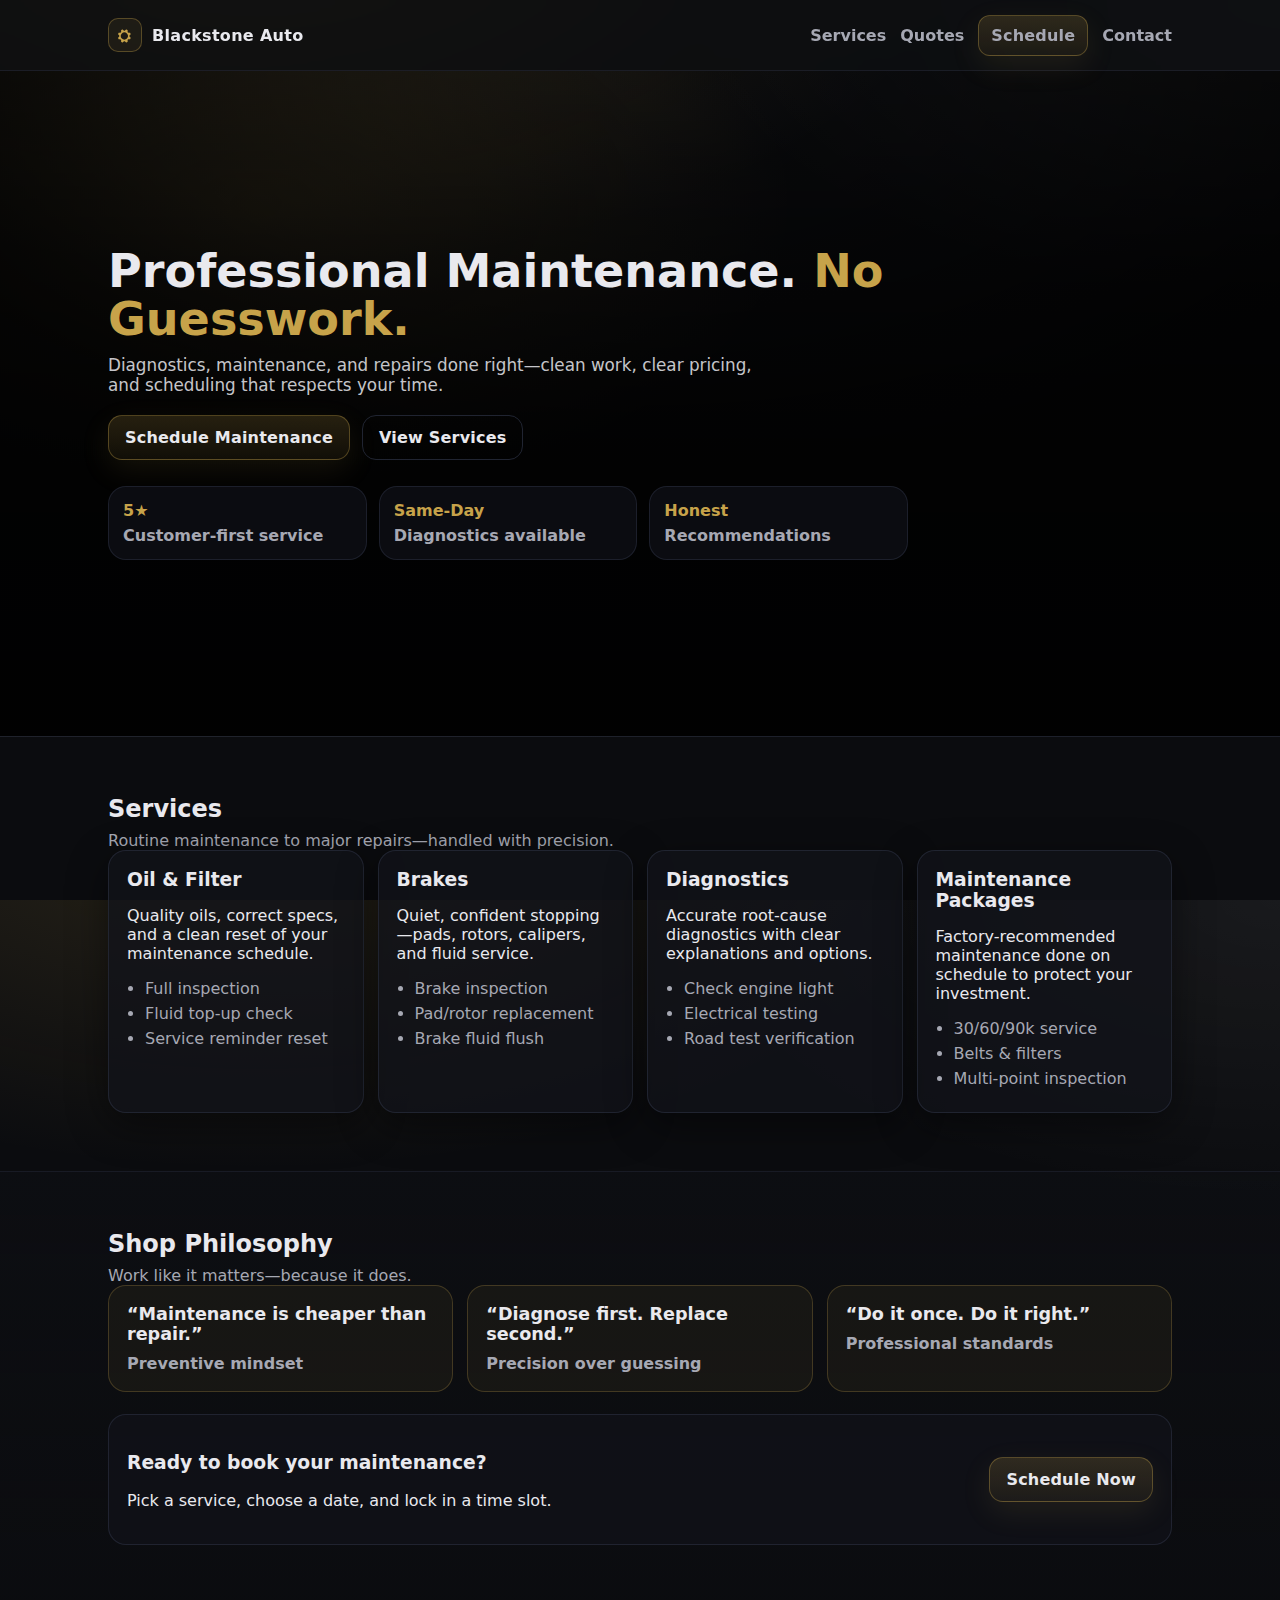
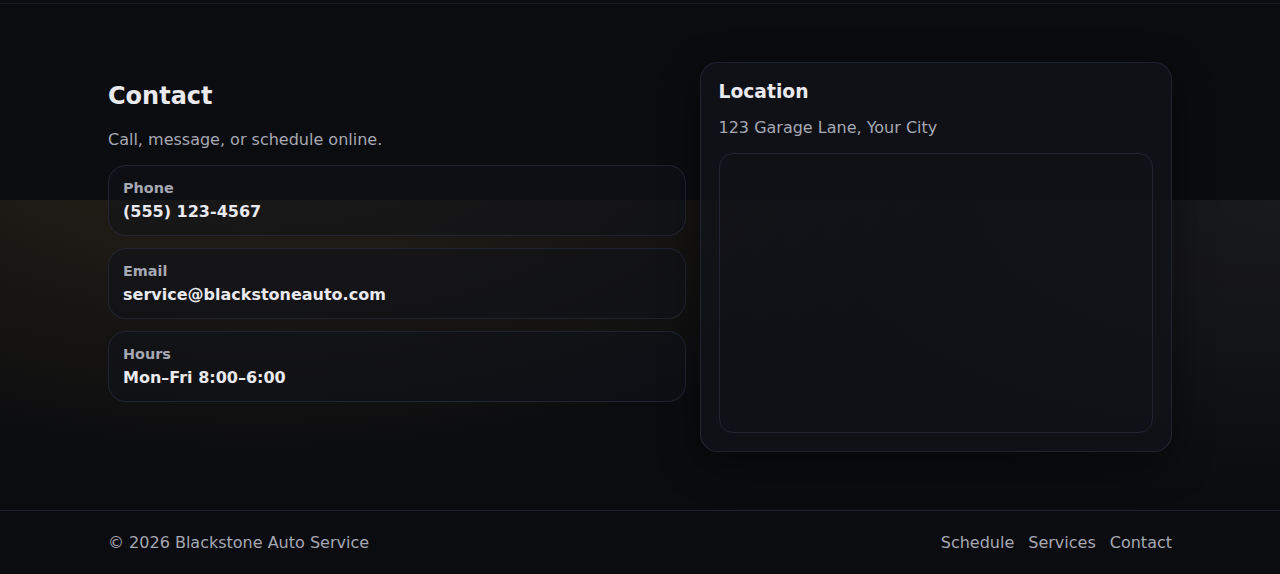
<file: index.html>
<!doctype html>
<html lang="en">
  <head>
    <meta charset="utf-8" />
    <meta name="viewport" content="width=device-width,initial-scale=1" />
    <title>Blackstone Auto Service</title>
    <meta
      name="description"
      content="Professional automotive maintenance and repair. Book your service online."
    />
    <link rel="stylesheet" href="styles.css" />
  </head>
  <body>
    <header class="site-header">
      <nav class="nav">
        <a class="brand" href="index.html">
          <span class="brand-mark">⛭</span>
          <span class="brand-text">Blackstone Auto</span>
        </a>
        <div class="nav-links">
          <a href="#services">Services</a>
          <a href="#quotes">Quotes</a>
          <a href="schedule.html" class="btn btn-sm">Schedule</a>
          <a href="#contact">Contact</a>
        </div>
      </nav>
    </header>

    <main>
      <section class="hero">
        <div class="hero-overlay"></div>
        <div class="container hero-content">
          <h1>
            Professional Maintenance. <span class="accent">No Guesswork.</span>
          </h1>
          <p>
            Diagnostics, maintenance, and repairs done right—clean work, clear
            pricing, and scheduling that respects your time.
          </p>
          <div class="hero-actions">
            <a class="btn" href="schedule.html">Schedule Maintenance</a>
            <a class="btn btn-ghost" href="#services">View Services</a>
          </div>

          <div class="hero-stats">
            <div class="stat">
              <div class="stat-num">5★</div>
              <div class="stat-label">Customer-first service</div>
            </div>
            <div class="stat">
              <div class="stat-num">Same-Day</div>
              <div class="stat-label">Diagnostics available</div>
            </div>
            <div class="stat">
              <div class="stat-num">Honest</div>
              <div class="stat-label">Recommendations</div>
            </div>
          </div>
        </div>
      </section>

      <section id="services" class="section">
        <div class="container">
          <div class="section-head">
            <h2>Services</h2>
            <p>Routine maintenance to major repairs—handled with precision.</p>
          </div>

          <div class="grid cards">
            <article class="card">
              <h3>Oil & Filter</h3>
              <p>
                Quality oils, correct specs, and a clean reset of your
                maintenance schedule.
              </p>
              <ul class="mini-list">
                <li>Full inspection</li>
                <li>Fluid top-up check</li>
                <li>Service reminder reset</li>
              </ul>
            </article>

            <article class="card">
              <h3>Brakes</h3>
              <p>
                Quiet, confident stopping—pads, rotors, calipers, and fluid
                service.
              </p>
              <ul class="mini-list">
                <li>Brake inspection</li>
                <li>Pad/rotor replacement</li>
                <li>Brake fluid flush</li>
              </ul>
            </article>

            <article class="card">
              <h3>Diagnostics</h3>
              <p>
                Accurate root-cause diagnostics with clear explanations and
                options.
              </p>
              <ul class="mini-list">
                <li>Check engine light</li>
                <li>Electrical testing</li>
                <li>Road test verification</li>
              </ul>
            </article>

            <article class="card">
              <h3>Maintenance Packages</h3>
              <p>
                Factory-recommended maintenance done on schedule to protect your
                investment.
              </p>
              <ul class="mini-list">
                <li>30/60/90k service</li>
                <li>Belts & filters</li>
                <li>Multi-point inspection</li>
              </ul>
            </article>
          </div>
        </div>
      </section>

      <section id="quotes" class="section section-alt">
        <div class="container">
          <div class="section-head">
            <h2>Shop Philosophy</h2>
            <p>Work like it matters—because it does.</p>
          </div>

          <div class="grid quotes">
            <figure class="quote">
              <blockquote>“Maintenance is cheaper than repair.”</blockquote>
              <figcaption>Preventive mindset</figcaption>
            </figure>
            <figure class="quote">
              <blockquote>“Diagnose first. Replace second.”</blockquote>
              <figcaption>Precision over guessing</figcaption>
            </figure>
            <figure class="quote">
              <blockquote>“Do it once. Do it right.”</blockquote>
              <figcaption>Professional standards</figcaption>
            </figure>
          </div>

          <div class="cta-strip">
            <div>
              <h3>Ready to book your maintenance?</h3>
              <p>Pick a service, choose a date, and lock in a time slot.</p>
            </div>
            <a class="btn" href="schedule.html">Schedule Now</a>
          </div>
        </div>
      </section>

      <section id="contact" class="section">
        <div class="container contact">
          <div>
            <h2>Contact</h2>
            <p class="muted">Call, message, or schedule online.</p>

            <div class="contact-cards">
              <div class="contact-card">
                <div class="label">Phone</div>
                <a href="tel:+15551234567" class="value">(555) 123-4567</a>
              </div>
              <div class="contact-card">
                <div class="label">Email</div>
                <a href="mailto:service@blackstoneauto.com" class="value"
                  >service@blackstoneauto.com</a
                >
              </div>
              <div class="contact-card">
                <div class="label">Hours</div>
                <div class="value">Mon–Fri 8:00–6:00</div>
              </div>
            </div>
          </div>

          <div class="map card">
            <h3>Location</h3>
            <p class="muted">123 Garage Lane, Your City</p>
            <div class="map-frame">
              <iframe
                title="Map of Calgary"
                width="600"
                height="450"
                style="border: 0"
                loading="lazy"
                referrerpolicy="no-referrer-when-downgrade"
                src="https://www.google.com/maps?q=Calgary,AB&output=embed"
              >
              </iframe>
            </div>
          </div>
        </div>
      </section>
    </main>

    <footer class="footer">
      <div class="container footer-row">
        <div>© <span id="year"></span> Blackstone Auto Service</div>
        <div class="footer-links">
          <a href="schedule.html">Schedule</a>
          <a href="#services">Services</a>
          <a href="#contact">Contact</a>
        </div>
      </div>
    </footer>

    <script>
      document.getElementById("year").textContent = new Date().getFullYear();
    </script>
  </body>
</html>
</file>
<file: styles.css>
:root{
  --bg:#0b0c0f;
  --panel:#11131a;
  --panel2:#0f1117;
  --text:#e9e9ee;
  --muted:#a6a8b3;
  --line:#242836;
  --accent:#c7a34a; /* gold-metal */
  --shadow: 0 12px 40px rgba(0,0,0,.45);
  --radius: 18px;
  --max: 1100px;
  --font: ui-sans-serif, system-ui, -apple-system, Segoe UI, Roboto, Helvetica, Arial;
}

*{ box-sizing:border-box; }
html,body{ height:100%; }
body{
  margin:0;
  font-family:var(--font);
  background: radial-gradient(1200px 600px at 20% -10%, rgba(199,163,74,.16), transparent 60%),
              radial-gradient(1000px 500px at 100% 0%, rgba(255,255,255,.06), transparent 60%),
              var(--bg);
  color:var(--text);
}

a{ color:inherit; text-decoration:none; }
.container{ max-width:var(--max); margin:0 auto; padding:0 18px; }

.site-header{
  position:sticky; top:0; z-index:20;
  background: rgba(11,12,15,.72);
  backdrop-filter: blur(10px);
  border-bottom: 1px solid rgba(36,40,54,.6);
}

.nav{
  height:70px;
  display:flex; align-items:center; justify-content:space-between;
  gap:18px;
  padding:0 18px;
  max-width:var(--max);
  margin:0 auto;
}

.brand{ display:flex; align-items:center; gap:10px; font-weight:700; letter-spacing:.3px; }
.brand-mark{
  width:34px; height:34px; display:grid; place-items:center;
  border:1px solid rgba(199,163,74,.35);
  border-radius:10px;
  color:var(--accent);
  background: rgba(199,163,74,.08);
}
.nav-links{ display:flex; align-items:center; gap:14px; }
.nav-links a{ color:var(--muted); font-weight:600; }
.nav-links a:hover{ color:var(--text); }

.btn{
  display:inline-flex; align-items:center; justify-content:center;
  padding:12px 16px;
  border-radius:14px;
  border:1px solid rgba(199,163,74,.35);
  background: linear-gradient(180deg, rgba(199,163,74,.18), rgba(199,163,74,.08));
  color:var(--text);
  font-weight:800;
  letter-spacing:.2px;
  box-shadow: 0 10px 30px rgba(199,163,74,.10);
}
.btn:hover{ transform: translateY(-1px); transition:.15s ease; }
.btn:active{ transform: translateY(0); }

.btn-ghost{
  background: transparent;
  border:1px solid rgba(36,40,54,.9);
  box-shadow:none;
  color:var(--text);
}
.btn-sm{ padding:10px 12px; border-radius:12px; }

.hero{
  position:relative;
  min-height: 74vh;
  display:grid;
  align-items:center;
  background:
    radial-gradient(900px 500px at 20% 20%, rgba(199,163,74,.12), transparent 60%),
    linear-gradient(180deg, rgba(0,0,0,.1), rgba(0,0,0,.7)),
    url("https://images.unsplash.com/photo-1486262715619-67b85e0b08d3?auto=format&fit=crop&w=2000&q=80");
  background-size:cover;
  background-position:center;
  border-bottom:1px solid rgba(36,40,54,.75);
}
.hero-overlay{
  position:absolute; inset:0;
  background: radial-gradient(800px 400px at 50% 0%, rgba(0,0,0,.1), rgba(0,0,0,.75));
}
.hero-content{
  position:relative;
  padding: 70px 18px;
}
.hero h1{
  font-size: clamp(2.1rem, 3.6vw, 3.4rem);
  line-height:1.05;
  margin:0 0 12px;
}
.hero p{
  max-width: 62ch;
  color: rgba(233,233,238,.86);
  font-size: 1.05rem;
  margin: 0 0 20px;
}
.accent{ color:var(--accent); }
.hero-actions{ display:flex; gap:12px; flex-wrap:wrap; }

.hero-stats{
  margin-top: 26px;
  display:grid;
  grid-template-columns: repeat(3, minmax(0,1fr));
  gap:12px;
  max-width: 800px;
}
.stat{
  background: rgba(17,19,26,.65);
  border:1px solid rgba(36,40,54,.7);
  border-radius: var(--radius);
  padding:14px;
}
.stat-num{ font-weight:900; color:var(--accent); }
.stat-label{ color:var(--muted); margin-top:6px; font-weight:600; }

.section{ padding: 58px 0; }
.section-alt{
  background: linear-gradient(180deg, rgba(15,17,23,.35), rgba(15,17,23,.05));
  border-top: 1px solid rgba(36,40,54,.55);
  border-bottom: 1px solid rgba(36,40,54,.55);
}
.section-head h2, .section-head h1{ margin:0 0 8px; }
.section-head p{ margin:0; color:var(--muted); max-width: 70ch; }

.grid{ display:grid; gap:14px; }
.cards{ grid-template-columns: repeat(4, minmax(0,1fr)); }
@media (max-width: 980px){ .cards{ grid-template-columns: repeat(2, minmax(0,1fr)); } }
@media (max-width: 560px){ .cards{ grid-template-columns: 1fr; } }

.card{
  background: rgba(17,19,26,.75);
  border: 1px solid rgba(36,40,54,.85);
  border-radius: var(--radius);
  padding: 18px;
  box-shadow: var(--shadow);
}
.card h3{ margin:0 0 10px; }
.mini-list{ margin:10px 0 0; padding-left: 18px; color:var(--muted); }
.mini-list li{ margin: 6px 0; }

.quotes{ grid-template-columns: repeat(3, minmax(0,1fr)); }
@media (max-width: 860px){ .quotes{ grid-template-columns: 1fr; } }

.quote{
  margin:0;
  padding:18px;
  border-radius: var(--radius);
  border: 1px solid rgba(199,163,74,.25);
  background: rgba(199,163,74,.06);
}
.quote blockquote{
  margin:0;
  font-size: 1.1rem;
  font-weight: 800;
}
.quote figcaption{
  margin-top: 10px;
  color: var(--muted);
  font-weight: 600;
}

.cta-strip{
  margin-top: 22px;
  display:flex;
  align-items:center;
  justify-content:space-between;
  gap:14px;
  padding:18px;
  border-radius: var(--radius);
  border:1px solid rgba(36,40,54,.85);
  background: rgba(17,19,26,.7);
}
@media (max-width: 720px){ .cta-strip{ flex-direction:column; align-items:flex-start; } }

.contact{
  display:grid;
  grid-template-columns: 1.1fr .9fr;
  gap:14px;
}
@media (max-width: 900px){ .contact{ grid-template-columns: 1fr; } }

.contact-cards{
  margin-top: 14px;
  display:grid;
  gap:12px;
}
.contact-card{
  border:1px solid rgba(36,40,54,.85);
  border-radius: var(--radius);
  padding:14px;
  background: rgba(17,19,26,.55);
}
.label{ color:var(--muted); font-weight:700; font-size:.9rem; }
.value{ margin-top:6px; font-weight:800; display:inline-block; }

.map-frame{
  margin-top: 10px;
  border-radius: 14px;
  overflow:hidden;
  border:1px solid rgba(36,40,54,.85);
  height: 280px;
}
.map-frame iframe{ width:100%; height:100%; border:0; filter: grayscale(1) contrast(1.1) brightness(.9); }

.footer{
  padding: 22px 0;
  border-top:1px solid rgba(36,40,54,.75);
  color: var(--muted);
}
.footer-row{
  display:flex;
  align-items:center;
  justify-content:space-between;
  gap:12px;
  flex-wrap:wrap;
}
.footer-links{ display:flex; gap:14px; }
.footer-links a:hover{ color:var(--text); }

.h3{ margin:0 0 10px; }
.muted{ color:var(--muted); }
.small{ font-size:.92rem; }

.booking{ grid-template-columns: 1fr .9fr; align-items:start; }
@media (max-width: 900px){ .booking{ grid-template-columns: 1fr; } }

.form .field{ display:grid; gap:7px; margin-bottom: 12px; }
label{ font-weight:800; color: rgba(233,233,238,.92); }
input, select, textarea{
  width:100%;
  padding:12px 12px;
  border-radius: 14px;
  border:1px solid rgba(36,40,54,.9);
  background: rgba(11,12,15,.6);
  color: var(--text);
  outline:none;
}
input:focus, select:focus, textarea:focus{
  border-color: rgba(199,163,74,.55);
  box-shadow: 0 0 0 4px rgba(199,163,74,.10);
}
.hint{ color: var(--muted); font-size:.9rem; }

.summary{ display:grid; gap:10px; }
.summary-row{ display:flex; justify-content:space-between; gap:10px; padding:10px 0; border-bottom:1px solid rgba(36,40,54,.65); }
.divider{ height:1px; background: rgba(36,40,54,.8); margin: 14px 0; }

.confirm-box{
  width:100%;
  border-radius: 14px;
  border:1px solid rgba(36,40,54,.9);
  background: rgba(11,12,15,.65);
  color: rgba(233,233,238,.92);
  padding:12px;
}
</file>
